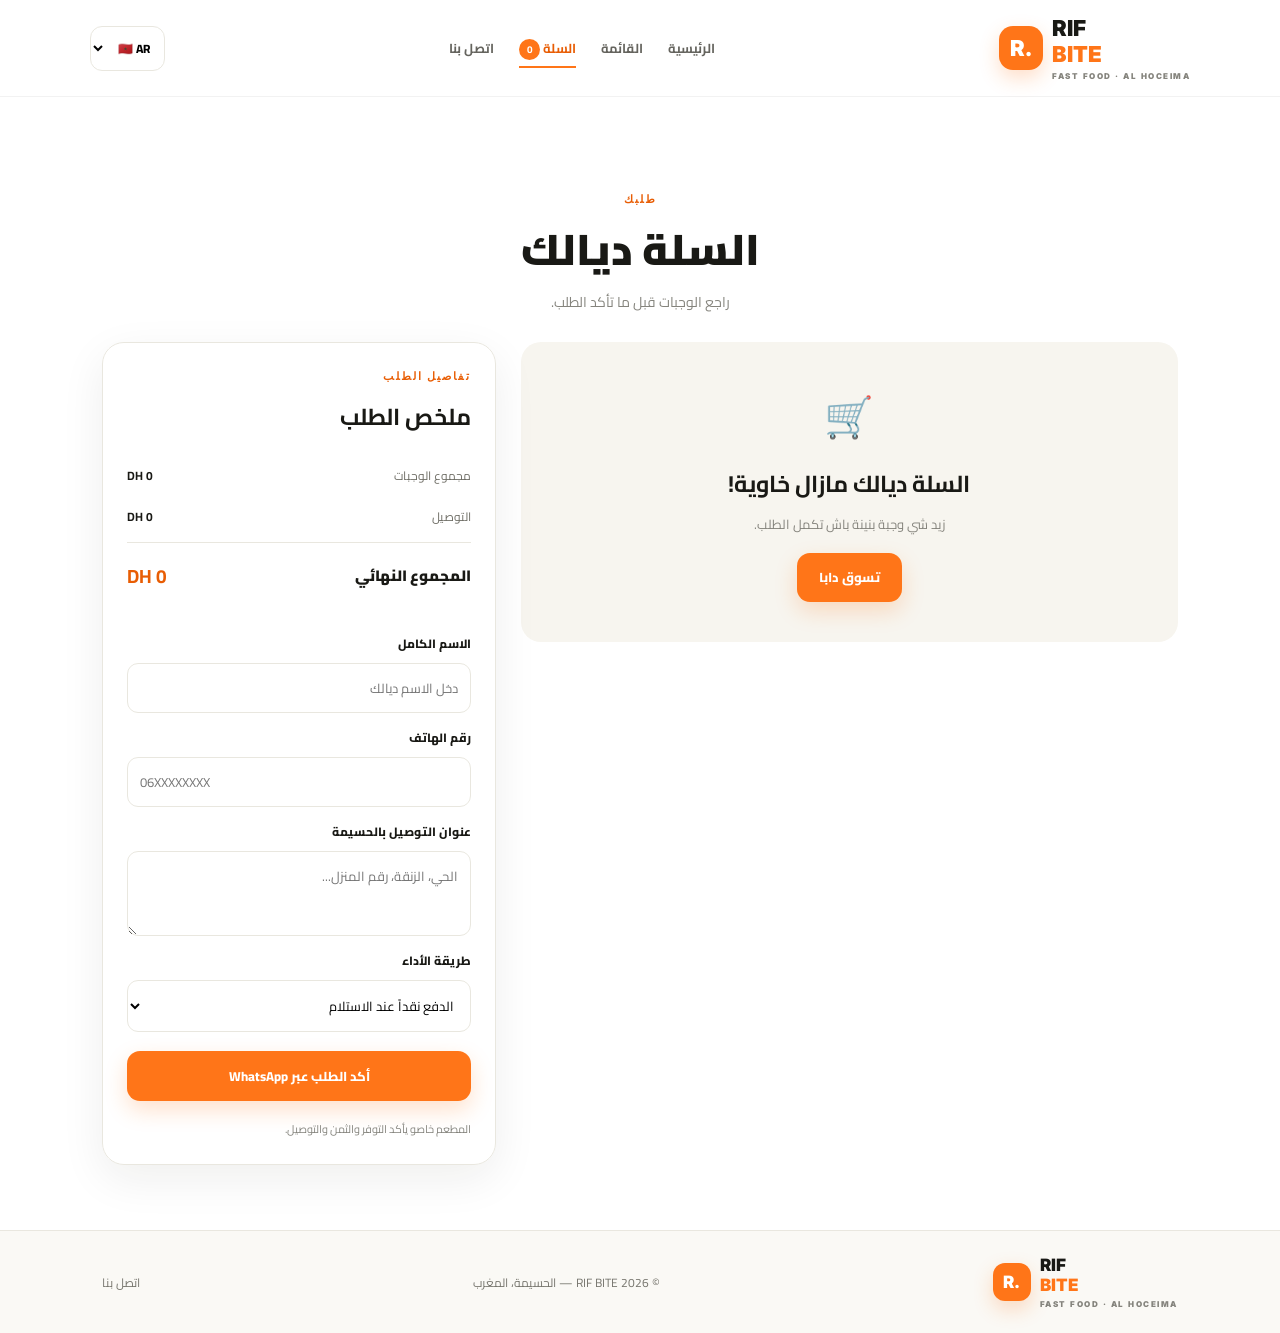
<file: public/cart.html>
<!DOCTYPE html>
<html lang="ar" dir="rtl">

<head>
  <meta charset="UTF-8">
  <meta name="viewport" content="width=device-width, initial-scale=1.0">

  <title>Cart | RIF BITE</title>

  <link rel="stylesheet" href="./css/style.css">

  <script src="i18n.js" defer></script>
  <script src="script.js" defer></script>
</head>

<body>

  <!-- HEADER -->
  <header class="site-header">

    <a class="brand" href="index.html">
      <span class="brand-icon">R.</span>
      <span>
        RIF<span class="orange">BITE</span>
        <small>FAST FOOD · AL HOCEIMA</small>
      </span>
    </a>

    <nav class="main-nav">

      <a href="index.html"
         data-ar="الرئيسية"
         data-fr="Accueil"
         data-en="Home"
         data-es="Inicio"
         data-de="Startseite"
         data-nl="Home">
        الرئيسية
      </a>

      <a href="menu.html"
         data-ar="القائمة"
         data-fr="Menu"
         data-en="Menu"
         data-es="Menú"
         data-de="Speisekarte"
         data-nl="Menu">
        القائمة
      </a>

      <a class="active" href="cart.html">
        <span
          data-ar="السلة"
          data-fr="Panier"
          data-en="Cart"
          data-es="Carrito"
          data-de="Warenkorb"
          data-nl="Winkelwagen">
          السلة
        </span>
        <b class="cart-count">0</b>
      </a>

      <a href="contact.html"
         data-ar="اتصل بنا"
         data-fr="Contact"
         data-en="Contact"
         data-es="Contacto"
         data-de="Kontakt"
         data-nl="Contact">
        اتصل بنا
      </a>

    </nav>

    <select id="languageSwitcher"
            class="language-switcher"
            aria-label="Choose language">
      <option value="ar">🇲🇦 AR</option>
      <option value="fr">🇫🇷 FR</option>
      <option value="en">🇬🇧 EN</option>
      <option value="es">🇪🇸 ES</option>
      <option value="de">🇩🇪 DE</option>
      <option value="nl">🇳🇱 NL</option>
    </select>

  </header>


  <!-- MAIN -->
  <main class="page-main">

    <!-- PAGE HERO -->
    <section class="page-hero compact-hero">

      <p class="eyebrow"
         data-ar="طلبك"
         data-fr="VOTRE COMMANDE"
         data-en="YOUR ORDER"
         data-es="TU PEDIDO"
         data-de="DEINE BESTELLUNG"
         data-nl="JOUW BESTELLING">
        YOUR ORDER
      </p>

      <h1
        data-ar="السلة ديالك"
        data-fr="Votre panier"
        data-en="Your cart"
        data-es="Tu carrito"
        data-de="Dein Warenkorb"
        data-nl="Jouw winkelwagen">
        السلة ديالك
      </h1>

      <p
        data-ar="راجع الوجبات قبل ما تأكد الطلب."
        data-fr="Vérifiez vos plats avant de confirmer la commande."
        data-en="Review your meals before confirming your order."
        data-es="Revisa tus platos antes de confirmar el pedido."
        data-de="Überprüfe deine Gerichte, bevor du bestellst."
        data-nl="Controleer je maaltijden voordat je de bestelling bevestigt.">
        راجع الوجبات قبل ما تأكد الطلب.
      </p>

    </section>


    <!-- CHECKOUT LAYOUT -->
    <section class="checkout-layout">

      <!-- CART ITEMS -->
      <div class="cart-panel">

        <!-- script.js will render cart items here -->
        <div id="cartItems" class="cart-items"></div>

        <div id="emptyCart" class="empty-state" hidden>

          <span class="empty-icon">🛒</span>

          <h2
            data-ar="السلة ديالك مازال خاوية!"
            data-fr="Votre panier est encore vide !"
            data-en="Your cart is still empty!"
            data-es="¡Tu carrito está vacío!"
            data-de="Dein Warenkorb ist noch leer!"
            data-nl="Je winkelwagen is nog leeg!">
            السلة ديالك مازال خاوية!
          </h2>

          <p
            data-ar="زيد شي وجبة بنينة باش تكمل الطلب."
            data-fr="Ajoutez un délicieux plat pour continuer."
            data-en="Add something delicious to continue."
            data-es="Añade algo delicioso para continuar."
            data-de="Füge etwas Leckeres hinzu, um fortzufahren."
            data-nl="Voeg iets lekkers toe om verder te gaan.">
            زيد شي وجبة بنينة باش تكمل الطلب.
          </p>

          <a href="menu.html"
             class="btn btn-primary"
             data-ar="تسوق دابا"
             data-fr="Voir le menu"
             data-en="Browse menu"
             data-es="Ver menú"
             data-de="Menü ansehen"
             data-nl="Bekijk menu">
            تسوق دابا
          </a>

        </div>

      </div>


      <!-- ORDER SUMMARY -->
      <aside class="summary-card">

        <p class="eyebrow"
           data-ar="تفاصيل الطلب"
           data-fr="DÉTAILS DE LA COMMANDE"
           data-en="ORDER DETAILS"
           data-es="DETALLES DEL PEDIDO"
           data-de="BESTELLDETAILS"
           data-nl="BESTELLINGSDETAILS">
          ORDER DETAILS
        </p>

        <h2
          data-ar="ملخص الطلب"
          data-fr="Récapitulatif"
          data-en="Order summary"
          data-es="Resumen del pedido"
          data-de="Bestellübersicht"
          data-nl="Bestellingsoverzicht">
          ملخص الطلب
        </h2>

        <div class="summary-row">
          <span
            data-ar="مجموع الوجبات"
            data-fr="Sous-total"
            data-en="Subtotal"
            data-es="Subtotal"
            data-de="Zwischensumme"
            data-nl="Subtotaal">
            مجموع الوجبات
          </span>
          <strong id="subtotal">0 DH</strong>
        </div>

        <div class="summary-row">
          <span
            data-ar="التوصيل"
            data-fr="Livraison"
            data-en="Delivery"
            data-es="Entrega"
            data-de="Lieferung"
            data-nl="Bezorging">
            التوصيل
          </span>
          <strong id="delivery">15 DH</strong>
        </div>

        <div class="summary-row summary-total">
          <span
            data-ar="المجموع النهائي"
            data-fr="Total à payer"
            data-en="Grand total"
            data-es="Total"
            data-de="Gesamtsumme"
            data-nl="Totaal">
            المجموع النهائي
          </span>
          <strong id="total">0 DH</strong>
        </div>


        <!-- CUSTOMER FORM -->
        <form id="checkoutForm" class="checkout-form">

          <label for="customerName"
                 data-ar="الاسم الكامل"
                 data-fr="Nom complet"
                 data-en="Full name"
                 data-es="Nombre completo"
                 data-de="Vollständiger Name"
                 data-nl="Volledige naam">
            الاسم الكامل
          </label>

          <input
            id="customerName"
            name="customerName"
            type="text"
            autocomplete="name"
            required
            data-ar-placeholder="دخل الاسم ديالك"
            data-fr-placeholder="Entrez votre nom"
            data-en-placeholder="Enter your name"
            data-es-placeholder="Introduce tu nombre"
            data-de-placeholder="Gib deinen Namen ein"
            data-nl-placeholder="Vul je naam in"
            placeholder="دخل الاسم ديالك">


          <label for="customerPhone"
                 data-ar="رقم الهاتف"
                 data-fr="Numéro de téléphone"
                 data-en="Phone number"
                 data-es="Número de teléfono"
                 data-de="Telefonnummer"
                 data-nl="Telefoonnummer">
            رقم الهاتف
          </label>

          <input
            id="customerPhone"
            name="customerPhone"
            type="tel"
            autocomplete="tel"
            required
            pattern="(\+212|0)[0-9]{9}"
            title="Enter a valid Moroccan phone number"
            data-ar-placeholder="06XXXXXXXX"
            data-fr-placeholder="06XXXXXXXX"
            data-en-placeholder="06XXXXXXXX"
            data-es-placeholder="06XXXXXXXX"
            data-de-placeholder="06XXXXXXXX"
            data-nl-placeholder="06XXXXXXXX"
            placeholder="06XXXXXXXX">


          <label for="customerAddress"
                 data-ar="عنوان التوصيل بالحسيمة"
                 data-fr="Adresse de livraison à Al Hoceïma"
                 data-en="Delivery address in Al Hoceima"
                 data-es="Dirección de entrega en Alhucemas"
                 data-de="Lieferadresse in Al Hoceima"
                 data-nl="Bezorgadres in Al Hoceima">
            عنوان التوصيل بالحسيمة
          </label>

          <textarea
            id="customerAddress"
            name="customerAddress"
            autocomplete="street-address"
            required
            data-ar-placeholder="الحي، الزنقة، رقم المنزل..."
            data-fr-placeholder="Quartier, rue, numéro..."
            data-en-placeholder="Neighborhood, street, house number..."
            data-es-placeholder="Barrio, calle, número..."
            data-de-placeholder="Viertel, Straße, Hausnummer..."
            data-nl-placeholder="Wijk, straat, huisnummer..."
            placeholder="الحي، الزنقة، رقم المنزل..."></textarea>


          <label for="paymentMethod"
                 data-ar="طريقة الأداء"
                 data-fr="Mode de paiement"
                 data-en="Payment method"
                 data-es="Método de pago"
                 data-de="Zahlungsmethode"
                 data-nl="Betaalmethode">
            طريقة الأداء
          </label>

          <select id="paymentMethod" name="paymentMethod">

            <option
              value="cash"
              data-ar="الدفع نقداً عند الاستلام"
              data-fr="Paiement en espèces à la livraison"
              data-en="Cash on delivery"
              data-es="Pago en efectivo a la entrega"
              data-de="Barzahlung bei Lieferung"
              data-nl="Contant betalen bij levering">
              الدفع نقداً عند الاستلام
            </option>

          </select>


          <button
            type="submit"
            class="btn btn-primary full-btn"
            data-ar="أكد الطلب عبر WhatsApp"
            data-fr="Confirmer via WhatsApp"
            data-en="Confirm order via WhatsApp"
            data-es="Confirmar pedido por WhatsApp"
            data-de="Bestellung über WhatsApp bestätigen"
            data-nl="Bestelling bevestigen via WhatsApp">
            أكد الطلب عبر WhatsApp
          </button>

          <p class="form-note"
             data-ar="المطعم خاصو يأكد التوفر والثمن والتوصيل."
             data-fr="Le restaurant doit confirmer la disponibilité, le prix et la livraison."
             data-en="The restaurant must confirm availability, pricing, and delivery."
             data-es="El restaurante debe confirmar la disponibilidad, el precio y la entrega."
             data-de="Das Restaurant muss Verfügbarkeit, Preis und Lieferung bestätigen."
             data-nl="Het restaurant moet beschikbaarheid, prijs en bezorging bevestigen.">
            المطعم خاصو يأكد التوفر والثمن والتوصيل.
          </p>

        </form>

      </aside>

    </section>

  </main>


  <!-- FOOTER -->
  <footer class="site-footer">

    <a class="brand footer-brand" href="index.html">
      <span class="brand-icon">R.</span>
      <span>
        RIF<span class="orange">BITE</span>
        <small>FAST FOOD · AL HOCEIMA</small>
      </span>
    </a>

    <p
      data-ar="© 2026 RIF BITE — الحسيمة، المغرب"
      data-fr="© 2026 RIF BITE — Al Hoceïma, Maroc"
      data-en="© 2026 RIF BITE — Al Hoceima, Morocco"
      data-es="© 2026 RIF BITE — Alhucemas, Marruecos"
      data-de="© 2026 RIF BITE — Al Hoceima, Marokko"
      data-nl="© 2026 RIF BITE — Al Hoceima, Marokko">
      © 2026 RIF BITE — الحسيمة، المغرب
    </p>

    <a href="contact.html"
       data-ar="اتصل بنا"
       data-fr="Contact"
       data-en="Contact"
       data-es="Contacto"
       data-de="Kontakt"
       data-nl="Contact">
      اتصل بنا
    </a>

  </footer>

</body>
</html>
</file>
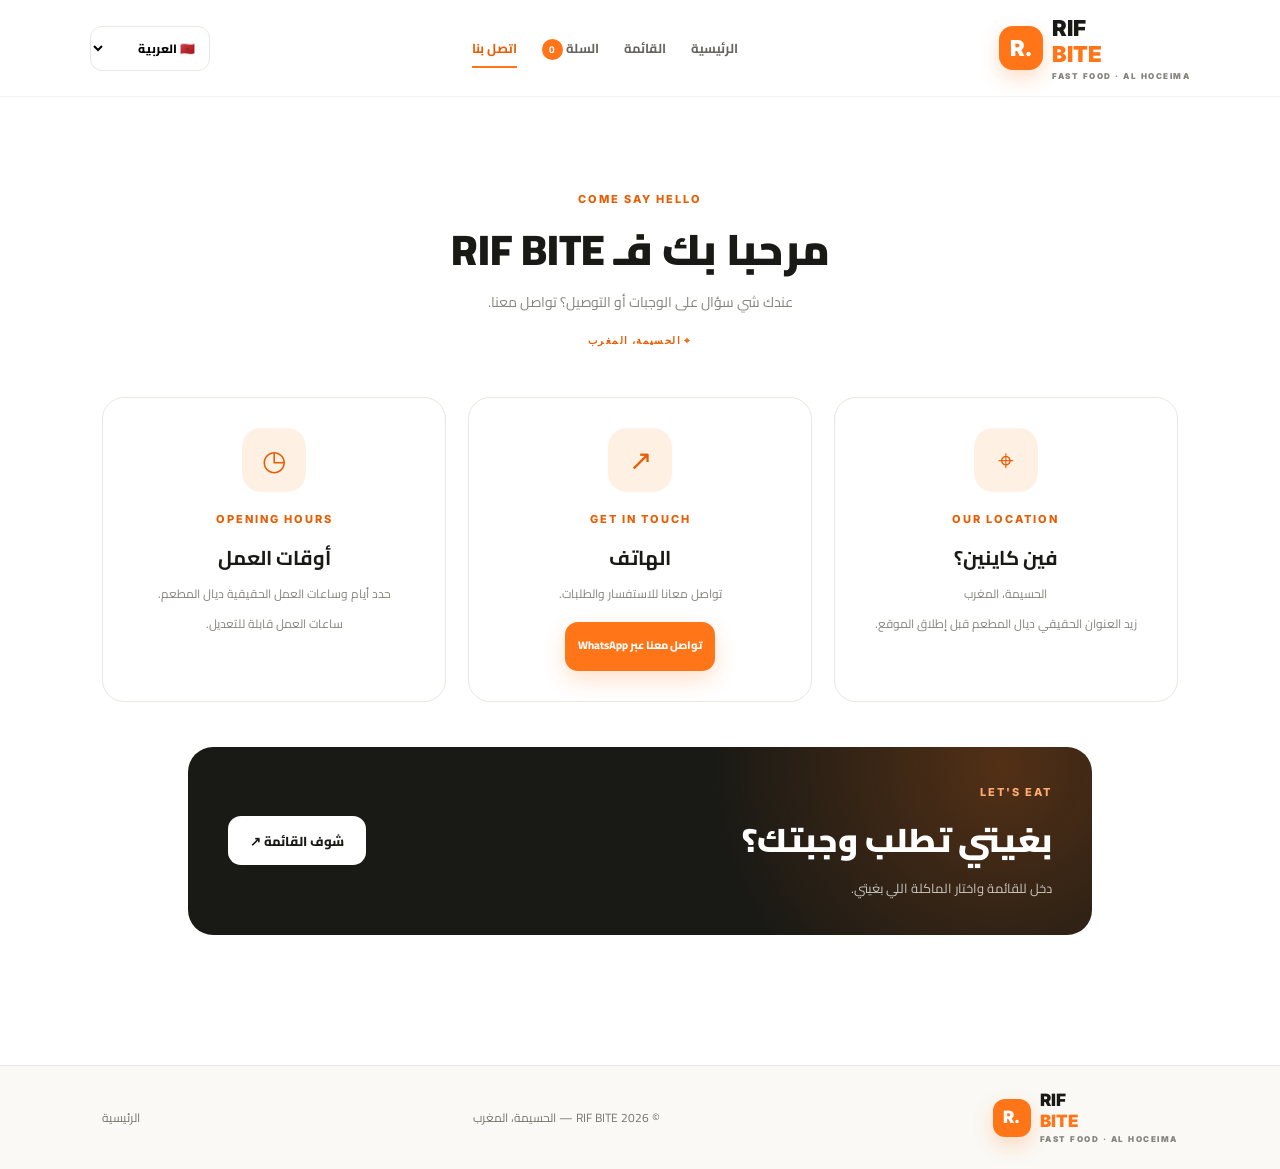
<file: public/contact.html>
<!DOCTYPE html>
<html lang="ar" dir="rtl">
<head>
  <meta charset="UTF-8">
  <meta name="viewport" content="width=device-width, initial-scale=1.0">
  <meta name="theme-color" content="#171714">
  <meta name="description" content="تواصل مع RIF BITE، مطعم الوجبات السريعة في الحسيمة، المغرب.">
  <title>Contact | RIF BITE</title>

  <link rel="stylesheet" href="./css/style.css">
  <script src="i18n.js" defer></script>
  <script src="script.js" defer></script>
</head>

<body>

  <!-- HEADER -->
  <header class="site-header">

    <a class="brand" href="index.html" aria-label="RIF BITE Home">
      <span class="brand-icon">R.</span>
      <span>RIF<span class="orange">BITE</span>
        <small>FAST FOOD · AL HOCEIMA</small>
      </span>
    </a>

    <nav class="main-nav">

      <a href="index.html"
         data-ar="الرئيسية"
         data-fr="Accueil"
         data-en="Home"
         data-es="Inicio"
         data-de="Startseite"
         data-nl="Home">الرئيسية</a>

      <a href="menu.html"
         data-ar="القائمة"
         data-fr="Menu"
         data-en="Menu"
         data-es="Menú"
         data-de="Speisekarte"
         data-nl="Menu">القائمة</a>

      <a href="cart.html">
        <span data-ar="السلة"
              data-fr="Panier"
              data-en="Cart"
              data-es="Carrito"
              data-de="Warenkorb"
              data-nl="Winkelwagen">السلة</span>
        <b class="cart-count">0</b>
      </a>

      <a class="active" href="contact.html"
         data-ar="اتصل بنا"
         data-fr="Contact"
         data-en="Contact"
         data-es="Contacto"
         data-de="Kontakt"
         data-nl="Contact">اتصل بنا</a>

    </nav>

    <select id="languageSwitcher" class="language-switcher"
            aria-label="Choose language">
      <option value="ar">🇲🇦 العربية</option>
      <option value="fr">🇫🇷 Français</option>
      <option value="en">🇬🇧 English</option>
      <option value="es">🇪🇸 Español</option>
      <option value="de">🇩🇪 Deutsch</option>
      <option value="nl">🇳🇱 Nederlands</option>
    </select>

  </header>

  <main class="page-main">

    <!-- PAGE HERO -->
    <section class="page-hero">

      <p class="eyebrow">COME SAY HELLO</p>

      <h1 data-ar="مرحبا بك فـ RIF BITE"
          data-fr="Bienvenue chez RIF BITE"
          data-en="Welcome to RIF BITE"
          data-es="Bienvenido a RIF BITE"
          data-de="Willkommen bei RIF BITE"
          data-nl="Welkom bij RIF BITE">
        مرحبا بك فـ RIF BITE
      </h1>

      <p data-ar="عندك شي سؤال على الوجبات أو التوصيل؟ تواصل معنا."
         data-fr="Une question sur nos plats ou la livraison ? Contactez-nous."
         data-en="Have a question about our meals or delivery? Contact us."
         data-es="¿Tienes preguntas sobre nuestros platos o la entrega? Contáctanos."
         data-de="Fragen zu unseren Gerichten oder zur Lieferung? Kontaktiere uns."
         data-nl="Vragen over onze maaltijden of bezorging? Neem contact met ons op.">
        عندك شي سؤال على الوجبات أو التوصيل؟ تواصل معنا.
      </p>

      <span class="page-location"
            data-ar="⌖ الحسيمة، المغرب"
            data-fr="⌖ AL HOCEIMA, MAROC"
            data-en="⌖ AL HOCEIMA, MOROCCO"
            data-es="⌖ ALHUCEMAS, MARRUECOS"
            data-de="⌖ AL HOCEIMA, MAROKKO"
            data-nl="⌖ AL HOCEIMA, MAROKKO">
        ⌖ الحسيمة، المغرب
      </span>

    </section>

    <!-- CONTACT CARDS -->
    <section class="contact-grid">

      <!-- LOCATION -->
      <article class="contact-card">

        <span class="contact-icon">⌖</span>
        <p class="eyebrow">OUR LOCATION</p>

        <h2 data-ar="فين كاينين؟"
            data-fr="Où sommes-nous ?"
            data-en="Where are we?"
            data-es="¿Dónde estamos?"
            data-de="Wo sind wir?"
            data-nl="Waar zijn we?">
          فين كاينين؟
        </h2>

        <p data-ar="الحسيمة، المغرب"
           data-fr="Al Hoceima, Maroc"
           data-en="Al Hoceima, Morocco"
           data-es="Alhucemas, Marruecos"
           data-de="Al Hoceima, Marokko"
           data-nl="Al Hoceima, Marokko">
          الحسيمة، المغرب
        </p>

        <p class="form-note"
           data-ar="زيد العنوان الحقيقي ديال المطعم قبل إطلاق الموقع."
           data-fr="Ajoutez l'adresse réelle du restaurant avant le lancement du site."
           data-en="Add the restaurant's real address before launching the website."
           data-es="Añade la dirección real del restaurante antes de publicar el sitio."
           data-de="Füge vor dem Start der Website die echte Restaurantadresse hinzu."
           data-nl="Voeg vóór de lancering het echte restaurantadres toe.">
          زيد العنوان الحقيقي ديال المطعم قبل إطلاق الموقع.
        </p>

      </article>

      <!-- PHONE / WHATSAPP -->
      <article class="contact-card">

        <span class="contact-icon">↗</span>
        <p class="eyebrow">GET IN TOUCH</p>

        <h2 data-ar="الهاتف"
            data-fr="Téléphone"
            data-en="Phone"
            data-es="Teléfono"
            data-de="Telefon"
            data-nl="Telefoon">
          الهاتف
        </h2>

        <p data-ar="تواصل معانا للاستفسار والطلبات."
           data-fr="Contactez-nous pour vos questions et commandes."
           data-en="Contact us with questions or to place an order."
           data-es="Contáctanos para consultas y pedidos."
           data-de="Kontaktiere uns bei Fragen oder für Bestellungen."
           data-nl="Neem contact met ons op voor vragen en bestellingen.">
          تواصل معانا للاستفسار والطلبات.
        </p>

        <a id="phoneLink"
           class="btn btn-primary contact-btn"
           href="https://wa.me/212600000000"
           target="_blank"
           rel="noopener noreferrer"
           data-ar="تواصل معنا عبر WhatsApp"
           data-fr="Contactez-nous sur WhatsApp"
           data-en="Contact us on WhatsApp"
           data-es="Contáctanos por WhatsApp"
           data-de="Kontaktiere uns über WhatsApp"
           data-nl="Contacteer ons via WhatsApp">
          تواصل معنا عبر WhatsApp
        </a>

      </article>

      <!-- OPENING HOURS -->
      <article class="contact-card">

        <span class="contact-icon">◷</span>
        <p class="eyebrow">OPENING HOURS</p>

        <h2 data-ar="أوقات العمل"
            data-fr="Horaires d'ouverture"
            data-en="Opening hours"
            data-es="Horario de apertura"
            data-de="Öffnungszeiten"
            data-nl="Openingstijden">
          أوقات العمل
        </h2>

        <p data-ar="حدد أيام وساعات العمل الحقيقية ديال المطعم."
           data-fr="Indiquez les jours et horaires réels du restaurant."
           data-en="Add the restaurant's actual opening days and hours."
           data-es="Indica los días y horarios reales del restaurante."
           data-de="Trage die tatsächlichen Öffnungstage und -zeiten ein."
           data-nl="Vermeld de echte openingsdagen en -uren van het restaurant.">
          حدد أيام وساعات العمل الحقيقية ديال المطعم.
        </p>

        <p class="form-note"
           data-ar="ساعات العمل قابلة للتعديل."
           data-fr="Les horaires peuvent être modifiés."
           data-en="Opening hours can be updated."
           data-es="El horario se puede actualizar."
           data-de="Die Öffnungszeiten können angepasst werden."
           data-nl="De openingstijden kunnen worden aangepast.">
          ساعات العمل قابلة للتعديل.
        </p>

      </article>

    </section>

    <!-- CALL TO ACTION -->
    <section class="wide-cta contact-cta">

      <div>

        <p class="eyebrow">LET'S EAT</p>

        <h2 data-ar="بغيتي تطلب وجبتك؟"
            data-fr="Envie de commander ?"
            data-en="Ready to order?"
            data-es="¿Quieres hacer un pedido?"
            data-de="Möchtest du bestellen?"
            data-nl="Klaar om te bestellen?">
          بغيتي تطلب وجبتك؟
        </h2>

        <p data-ar="دخل للقائمة واختار الماكلة اللي بغيتي."
           data-fr="Consultez le menu et choisissez votre plat préféré."
           data-en="Visit our menu and choose your favorite meal."
           data-es="Visita nuestro menú y elige tu plato favorito."
           data-de="Schau dir unsere Speisekarte an und wähle dein Lieblingsgericht."
           data-nl="Bekijk ons menu en kies je favoriete gerecht.">
          دخل للقائمة واختار الماكلة اللي بغيتي.
        </p>

      </div>

      <a href="menu.html" class="btn btn-light"
         data-ar="شوف القائمة ↗"
         data-fr="Voir le menu ↗"
         data-en="View menu ↗"
         data-es="Ver menú ↗"
         data-de="Speisekarte ansehen ↗"
         data-nl="Bekijk het menu ↗">
        شوف القائمة ↗
      </a>

    </section>

  </main>

  <!-- FOOTER -->
  <footer class="site-footer">

    <a class="brand footer-brand" href="index.html">
      <span class="brand-icon">R.</span>
      <span>RIF<span class="orange">BITE</span>
        <small>FAST FOOD · AL HOCEIMA</small>
      </span>
    </a>

    <p data-ar="© 2026 RIF BITE — الحسيمة، المغرب"
       data-fr="© 2026 RIF BITE — Al Hoceima, Maroc"
       data-en="© 2026 RIF BITE — Al Hoceima, Morocco"
       data-es="© 2026 RIF BITE — Alhucemas, Marruecos"
       data-de="© 2026 RIF BITE — Al Hoceima, Marokko"
       data-nl="© 2026 RIF BITE — Al Hoceima, Marokko">
      © 2026 RIF BITE — الحسيمة، المغرب
    </p>

    <a href="index.html"
       data-ar="الرئيسية"
       data-fr="Accueil"
       data-en="Home"
       data-es="Inicio"
       data-de="Startseite"
       data-nl="Home">
      الرئيسية
    </a>

  </footer>

</body>
</html>
</file>
<file: public/css/style.css>
@import url('https://fonts.googleapis.com/css2?family=Cairo:wght@400;500;600;700;800;900&family=Inter:wght@400;500;600;700;800;900&display=swap');

:root {
  --orange: #ff7518;
  --orange-dark: #e85d04;
  --ink: #191915;
  --muted: #85847d;
  --cream: #f7f5ef;
  --white: #fff;
  --line: #e9e7df;
  --radius: 22px;
  --shadow: 0 14px 45px rgba(30, 25, 15, .07);
  --shadow-hover: 0 24px 60px rgba(30, 25, 15, .13);
}

* {
  box-sizing: border-box;
  margin: 0;
  padding: 0;
}

html {
  scroll-behavior: smooth;
}

body {
  background: var(--white);
  color: var(--ink);
  font-family: 'Cairo', sans-serif;
  line-height: 1.75;
  overflow-x: hidden;
}

body, input, button, select, textarea {
  font-family: 'Cairo', sans-serif;
}

a {
  color: inherit;
  text-decoration: none;
}

button, select {
  cursor: pointer;
}

img {
  max-width: 100%;
}

.orange {
  color: var(--orange);
}

.eyebrow {
  color: var(--orange-dark);
  font-family: 'Inter', sans-serif;
  font-size: 11px;
  font-weight: 800;
  letter-spacing: 2px;
  margin-bottom: 10px;
}

/* HEADER */

.site-header {
  min-height: 86px;
  padding: 15px 7%;
  display: flex;
  align-items: center;
  justify-content: space-between;
  gap: 24px;
  position: sticky;
  top: 0;
  z-index: 100;
  background: rgba(255,255,255,.93);
  backdrop-filter: blur(18px);
  border-bottom: 1px solid rgba(0,0,0,.05);
}

.brand {
  display: flex;
  align-items: center;
  gap: 10px;
  font-family: 'Inter', sans-serif;
  font-size: 22px;
  line-height: 1.2;
  font-weight: 900;
  direction: ltr;
  white-space: nowrap;
}

.brand > span:last-child {
  display: flex;
  flex-direction: column;
}

.brand-icon {
  width: 44px;
  height: 44px;
  display: grid;
  place-items: center;
  color: white;
  background: var(--orange);
  border-radius: 14px;
  box-shadow: 0 8px 20px rgba(255,117,24,.24);
  transition: transform .3s, border-radius .3s;
}

.brand:hover .brand-icon {
  transform: rotate(-8deg) scale(1.08);
  border-radius: 50%;
}

.brand small {
  margin-top: 4px;
  font-size: 8px;
  letter-spacing: 1.5px;
  color: var(--muted);
}

.main-nav {
  display: flex;
  align-items: center;
  gap: 25px;
}

.main-nav a {
  position: relative;
  color: #65645e;
  font-size: 13px;
  font-weight: 700;
  white-space: nowrap;
  transition: color .25s, transform .25s;
}

.main-nav a:hover,
.main-nav a.active {
  color: var(--orange-dark);
}

.main-nav a:hover {
  transform: translateY(-2px);
}

.main-nav a::after {
  content: "";
  position: absolute;
  height: 2px;
  bottom: -8px;
  inset-inline-start: 0;
  width: 0;
  background: var(--orange);
  transition: width .25s ease;
}

.main-nav a:hover::after,
.main-nav a.active::after {
  width: 100%;
}

.cart-count {
  display: inline-grid;
  place-items: center;
  min-width: 21px;
  height: 21px;
  padding: 0 5px;
  border-radius: 20px;
  color: white;
  background: var(--orange);
  font-size: 10px;
}

.language-switcher {
  border: 1px solid var(--line);
  border-radius: 12px;
  padding: 9px 10px;
  background: white;
  font-weight: 800;
  font-size: 12px;
  outline: none;
  transition: border-color .25s, box-shadow .25s;
}

.language-switcher:hover,
.language-switcher:focus {
  border-color: var(--orange);
  box-shadow: 0 0 0 4px rgba(255,117,24,.1);
}

/* HERO */

.hero {
  min-height: 600px;
  padding: 65px 9% 72px;
  display: grid;
  grid-template-columns: 1fr .95fr;
  align-items: center;
  gap: 55px;
  background:
    radial-gradient(ellipse at 15% 15%, rgba(255,117,24,.10), transparent 35%),
    linear-gradient(125deg, #fbfaf6, #f5f1e8);
  overflow: hidden;
}

.hero-content {
  animation: slideIn .8s ease both;
}

.location-pill {
  display: inline-flex;
  align-items: center;
  gap: 10px;
  padding: 8px 13px;
  margin-bottom: 26px;
  border: 1px solid #e5e0d6;
  border-radius: 50px;
  background: rgba(255,255,255,.7);
  color: #54534c;
  font: 800 10px 'Inter', sans-serif;
  letter-spacing: 1.3px;
  transition: background .3s, transform .3s, border-color .3s;
}

.location-pill:hover {
  background: white;
  border-color: var(--orange);
  transform: translateY(-3px);
}

.location-dot {
  width: 8px;
  height: 8px;
  border-radius: 50%;
  background: var(--orange);
  box-shadow: 0 0 0 5px rgba(255,117,24,.13);
}

.hero h1 {
  max-width: 650px;
  font-size: clamp(42px, 5vw, 68px);
  font-weight: 900;
  line-height: 1.35;
  letter-spacing: -1.6px;
  margin: 15px 0;
}

.hero-description {
  max-width: 470px;
  margin-top: 15px;
  color: #737169;
  font-size: 15px;
  line-height: 2;
}

.hero-actions {
  display: flex;
  align-items: center;
  flex-wrap: wrap;
  gap: 13px;
  margin-top: 28px;
}

.btn {
  min-height: 49px;
  padding: 12px 21px;
  display: inline-flex;
  align-items: center;
  justify-content: center;
  gap: 13px;
  border: 1px solid transparent;
  border-radius: 13px;
  font-size: 13px;
  font-weight: 800;
  text-align: center;
  transition:
    transform .25s ease,
    background .25s ease,
    box-shadow .25s ease,
    border-color .25s ease;
}

.btn:hover {
  transform: translateY(-4px);
}

.btn:active {
  transform: translateY(-1px) scale(.98);
}

.btn-primary {
  color: white;
  background: var(--orange);
  box-shadow: 0 9px 22px rgba(255,117,24,.22);
}

.btn-primary:hover {
  background: var(--orange-dark);
  box-shadow: 0 14px 30px rgba(255,117,24,.3);
}

.btn-arrow {
  display: inline-block;
  transition: transform .25s;
}

.btn:hover .btn-arrow {
  transform: translate(-3px, -3px);
}

.btn-outline {
  background: transparent;
  border-color: #d8d5cb;
}

.btn-outline:hover {
  background: white;
  border-color: var(--orange);
}

.hero-features {
  display: flex;
  flex-wrap: wrap;
  gap: 22px;
  margin-top: 42px;
}

.hero-features > div {
  display: flex;
  align-items: center;
  gap: 9px;
}

.hero-features > div > span {
  display: grid;
  place-items: center;
  width: 36px;
  height: 36px;
  border-radius: 11px;
  background: white;
  color: var(--orange-dark);
  box-shadow: 0 4px 14px rgba(0,0,0,.04);
  transition: transform .25s, background .25s;
}

.hero-features > div:hover > span {
  transform: translateY(-4px) rotate(-5deg);
  background: #ffead7;
}

.hero-features p {
  font-size: 11px;
  font-weight: 800;
}

.hero-features small {
  display: block;
  color: var(--muted);
  font: 9px 'Inter', sans-serif;
}

/* HERO IMAGE */

.hero-visual {
  min-width: 0;
  position: relative;
  padding: 16px 10px 60px;
  animation: heroReveal .9s ease both;
}

.hero-glow {
  position: absolute;
  width: 85%;
  aspect-ratio: 1;
  top: 4%;
  left: 8%;
  background: rgba(255,117,24,.15);
  filter: blur(60px);
  border-radius: 50%;
  pointer-events: none;
}

.hero-image-wrap {
  position: relative;
  z-index: 1;
  padding: 9px;
  border-radius: 32px;
  background: rgba(255,255,255,.75);
  box-shadow: 0 28px 70px rgba(36,27,14,.13);
  transform: rotate(2deg);
  transition: transform .45s, box-shadow .45s;
}

.hero-image-wrap:hover {
  transform: rotate(0) scale(1.025);
  box-shadow: 0 35px 85px rgba(36,27,14,.19);
}

.hero-image {
  display: block;
  width: 100%;
  height: 365px;
  object-fit: cover;
  border-radius: 25px;
}

.hero-sticker {
  position: absolute;
  z-index: 2;
  top: 0;
  inset-inline-start: -10px;
  width: 86px;
  height: 86px;
  border-radius: 50%;
  background: var(--orange);
  color: white;
  display: flex;
  flex-direction: column;
  align-items: center;
  justify-content: center;
  box-shadow: 0 12px 25px rgba(255,117,24,.3);
  transform: rotate(-12deg);
  transition: transform .3s;
}

.hero-sticker:hover {
  transform: rotate(0) scale(1.1);
}

.hero-sticker span {
  font: 900 19px 'Inter', sans-serif;
}

.hero-sticker small {
  font: 800 8px 'Inter', sans-serif;
  text-align: center;
  line-height: 1.3;
}

.hero-caption {
  position: absolute;
  z-index: 3;
  bottom: 0;
  left: 0;
  right: 0;
  max-width: 390px;
  margin: auto;
  padding: 14px;
  display: flex;
  align-items: center;
  gap: 12px;
  border: 1px solid rgba(255,255,255,.8);
  border-radius: 18px;
  background: rgba(255,255,255,.95);
  box-shadow: var(--shadow);
  transition: transform .3s, box-shadow .3s;
}

.hero-caption:hover {
  transform: translateY(-5px);
  box-shadow: var(--shadow-hover);
}

.caption-icon {
  display: grid;
  place-items: center;
  width: 45px;
  height: 45px;
  background: #fff1e4;
  border-radius: 13px;
}

.hero-caption strong,
.hero-caption small {
  display: block;
}

.hero-caption strong {
  font: 800 10px 'Inter', sans-serif;
}

.hero-caption small {
  font-size: 10px;
  color: var(--muted);
}

.caption-price {
  margin-inline-start: auto;
  color: var(--orange-dark);
  font: 900 16px 'Inter', sans-serif;
}

.decor {
  position: absolute;
  color: var(--orange);
  font-size: 30px;
  pointer-events: none;
  animation: gentleFloat 4s ease-in-out infinite;
}

.decor-one {
  top: 15%;
  right: -10px;
}

.decor-two {
  bottom: 28%;
  left: -7px;
  animation-delay: -2s;
}

/* TRUST STRIP */

.trust-strip {
  display: flex;
  justify-content: center;
  align-items: center;
  flex-wrap: wrap;
  gap: 18px 55px;
  padding: 22px 7%;
  border-bottom: 1px solid var(--line);
}

.trust-strip > div {
  display: flex;
  align-items: center;
  gap: 9px;
  font-size: 12px;
  font-weight: 700;
  color: #55544d;
  transition: color .25s, transform .25s;
}

.trust-strip > div:hover {
  color: var(--orange-dark);
  transform: translateY(-3px);
}

.trust-strip > div span {
  font-size: 19px;
}

/* SECTIONS AND PRODUCTS */

.section,
.page-main {
  padding: 65px 8%;
}

.section-heading {
  display: flex;
  align-items: end;
  justify-content: space-between;
  gap: 20px;
  margin-bottom: 30px;
}

.section-heading h2,
.page-hero h1 {
  font-size: clamp(28px, 3.5vw, 43px);
  line-height: 1.4;
  font-weight: 900;
}

.section-heading > div > p:last-child {
  color: var(--muted);
  font-size: 13px;
  margin-top: 7px;
}

.text-link {
  color: var(--orange-dark);
  font-size: 12px;
  font-weight: 800;
  white-space: nowrap;
  transition: gap .25s, color .25s;
}

.text-link:hover {
  color: var(--ink);
}

.products-grid {
  display: grid;
  grid-template-columns: repeat(3, minmax(0, 1fr));
  gap: 24px;
}

.product-card {
  min-width: 0;
  overflow: hidden;
  background: white;
  border: 1px solid var(--line);
  border-radius: var(--radius);
  transition: transform .3s, box-shadow .3s, border-color .3s;
  animation: cardAppear .55s ease both;
}

.product-card:hover {
  transform: translateY(-8px);
  border-color: #ffd1b0;
  box-shadow: var(--shadow-hover);
}

.product-image {
  position: relative;
  aspect-ratio: 4 / 3;
  overflow: hidden;
  background: var(--cream);
}

.product-image img {
  display: block;
  width: 100%;
  height: 100%;
  object-fit: cover;
  transition: transform .5s cubic-bezier(.2,.7,.2,1);
}

.product-card:hover .product-image img {
  transform: scale(1.09);
}

.product-info {
  padding: 20px;
}

.product-info h3 {
  font-size: 17px;
  font-weight: 900;
  transition: color .25s;
}

.product-card:hover h3 {
  color: var(--orange-dark);
}

.product-info p {
  min-height: 46px;
  margin-top: 5px;
  color: var(--muted);
  font-size: 12px;
  line-height: 1.9;
}

.product-bottom {
  margin-top: 16px;
  display: flex;
  justify-content: space-between;
  align-items: center;
  gap: 10px;
}

.price {
  color: var(--orange-dark);
  font: 900 17px 'Inter', sans-serif;
  white-space: nowrap;
}

.add-btn {
  padding: 10px 13px;
  border: 0;
  border-radius: 11px;
  color: white;
  background: var(--ink);
  font-size: 11px;
  font-weight: 800;
  transition: background .25s, transform .25s, box-shadow .25s;
}

.add-btn:hover {
  background: var(--orange);
  transform: translateY(-3px);
  box-shadow: 0 8px 18px rgba(255,117,24,.22);
}

.add-btn:active {
  transform: scale(.96);
}

/* CTA */

.wide-cta {
  margin: 5px 8% 65px;
  padding: 36px 40px;
  display: flex;
  justify-content: space-between;
  align-items: center;
  gap: 25px;
  border-radius: 25px;
  color: white;
  background:
    radial-gradient(circle at 90% 10%, rgba(255,117,24,.25), transparent 35%),
    #191915;
}

.wide-cta .eyebrow {
  color: #ffab71;
}

.wide-cta h2 {
  font-size: clamp(22px, 3vw, 33px);
  font-weight: 900;
}

.wide-cta p:not(.eyebrow) {
  color: #c9c7bf;
  font-size: 13px;
  margin-top: 7px;
}

.btn-light {
  color: var(--ink);
  background: white;
  white-space: nowrap;
}

.btn-light:hover {
  background: #ffe5d2;
}

/* INNER PAGE HERO */

.page-main {
  min-height: 65vh;
}

.page-hero {
  text-align: center;
  padding: 28px 0 45px;
}

.page-hero h1 {
  margin: 10px 0;
}

.page-hero > p:not(.eyebrow) {
  color: var(--muted);
  font-size: 14px;
}

.page-location {
  display: inline-block;
  margin-top: 20px;
  color: var(--orange-dark);
  font: 800 10px 'Inter', sans-serif;
  letter-spacing: 1.4px;
}

.compact-hero {
  padding-bottom: 28px;
}

/* MENU TOOLBAR */

.menu-section {
  padding-bottom: 25px;
}

.menu-toolbar {
  display: flex;
  gap: 14px;
  margin-bottom: 28px;
}

.search-box {
  flex: 1;
  min-width: 0;
  display: flex;
  align-items: center;
  gap: 10px;
  padding: 0 15px;
  border: 1px solid var(--line);
  border-radius: 13px;
  transition: border-color .25s, box-shadow .25s;
}

.search-box:focus-within {
  border-color: var(--orange);
  box-shadow: 0 0 0 4px rgba(255,117,24,.08);
}

.search-box > span {
  color: var(--orange);
  font-size: 25px;
}

.search-box input {
  width: 100%;
  min-width: 0;
  padding: 13px 0;
  border: 0;
  outline: 0;
  background: transparent;
}

.category-select {
  min-width: 175px;
  padding: 12px;
  border: 1px solid var(--line);
  border-radius: 13px;
  outline: 0;
  background: white;
  transition: border-color .25s, box-shadow .25s;
}

.category-select:hover,
.category-select:focus {
  border-color: var(--orange);
  box-shadow: 0 0 0 4px rgba(255,117,24,.08);
}

.empty-message,
.empty-state {
  padding: 40px 20px;
  border-radius: 20px;
  background: var(--cream);
  text-align: center;
}

.empty-message {
  margin-top: 20px;
}

/* CART */

.checkout-layout {
  display: grid;
  grid-template-columns: minmax(0, 1.25fr) minmax(290px, .75fr);
  gap: 25px;
  align-items: start;
}

.cart-items {
  display: grid;
  gap: 14px;
}

.cart-item {
  display: grid;
  grid-template-columns: 105px minmax(0, 1fr);
  gap: 16px;
  align-items: center;
  padding: 15px;
  border: 1px solid var(--line);
  border-radius: 18px;
  transition: box-shadow .25s, border-color .25s, transform .25s;
}

.cart-item:hover {
  border-color: #ffd1b0;
  box-shadow: var(--shadow);
  transform: translateY(-2px);
}

.cart-item img {
  display: block;
  width: 105px;
  height: 105px;
  object-fit: cover;
  border-radius: 13px;
}

.cart-item-details {
  min-width: 0;
}

.cart-item h3 {
  font-size: 15px;
  font-weight: 900;
}

.cart-item-controls {
  display: flex;
  align-items: center;
  flex-wrap: wrap;
  gap: 8px;
  margin-top: 10px;
}

.quantity-btn,
.remove-btn {
  min-width: 31px;
  min-height: 31px;
  padding: 3px 8px;
  border: 1px solid var(--line);
  border-radius: 9px;
  background: white;
  transition: background .2s, border-color .2s;
}

.quantity-btn:hover {
  border-color: var(--orange);
  background: #fff0e4;
}

.remove-btn {
  color: #c53030;
  font-size: 11px;
}

.remove-btn:hover {
  border-color: #efb1b1;
  background: #fff0f0;
}

.summary-card {
  position: sticky;
  top: 105px;
  padding: 24px;
  border: 1px solid var(--line);
  border-radius: 22px;
  box-shadow: var(--shadow);
}

.summary-card h2 {
  margin-bottom: 18px;
  font-size: 23px;
}

.summary-row {
  display: flex;
  align-items: center;
  justify-content: space-between;
  gap: 12px;
  padding: 10px 0;
  color: #6e6d65;
  font-size: 12px;
}

.summary-row strong {
  color: var(--ink);
  white-space: nowrap;
}

.summary-total {
  margin-top: 5px;
  padding: 17px 0;
  border-top: 1px solid var(--line);
  color: var(--ink);
  font-size: 15px;
  font-weight: 900;
}

.summary-total strong {
  color: var(--orange-dark);
  font-size: 19px;
}

.checkout-form {
  display: grid;
  gap: 9px;
  margin-top: 18px;
}

.checkout-form label {
  margin-top: 5px;
  font-size: 12px;
  font-weight: 800;
}

.checkout-form input,
.checkout-form textarea,
.checkout-form select {
  width: 100%;
  padding: 12px;
  border: 1px solid var(--line);
  border-radius: 11px;
  outline: none;
  background: white;
  font-size: 13px;
  transition: border-color .25s, box-shadow .25s;
}

.checkout-form input:focus,
.checkout-form textarea:focus,
.checkout-form select:focus {
  border-color: var(--orange);
  box-shadow: 0 0 0 4px rgba(255,117,24,.08);
}

.checkout-form textarea {
  min-height: 85px;
  resize: vertical;
}

.full-btn {
  width: 100%;
  margin-top: 10px;
}

.form-note {
  margin-top: 9px;
  color: var(--muted);
  font-size: 11px;
  line-height: 1.9;
}

.empty-icon {
  display: block;
  margin-bottom: 12px;
  font-size: 40px;
}

.empty-state h2 {
  font-size: 23px;
}

.empty-state p {
  margin: 8px 0 18px;
  color: var(--muted);
  font-size: 13px;
}

/* CONTACT */

.contact-grid {
  display: grid;
  grid-template-columns: repeat(3, minmax(0, 1fr));
  gap: 22px;
}

.contact-card {
  min-width: 0;
  padding: 30px 22px;
  border: 1px solid var(--line);
  border-radius: 22px;
  text-align: center;
  background: white;
  transition: transform .3s, box-shadow .3s, border-color .3s;
}

.contact-card:hover {
  transform: translateY(-7px);
  border-color: #ffd1b0;
  box-shadow: var(--shadow-hover);
}

.contact-icon {
  display: grid;
  place-items: center;
  width: 64px;
  height: 64px;
  margin: 0 auto 18px;
  border-radius: 19px;
  background: #fff0e4;
  color: var(--orange-dark);
  font-size: 28px;
  transition: transform .3s, border-radius .3s;
}

.contact-card:hover .contact-icon {
  transform: rotate(-7deg) scale(1.08);
  border-radius: 50%;
}

.contact-card h2 {
  margin: 8px 0;
  font-size: 20px;
}

.contact-card > p:not(.eyebrow) {
  color: var(--muted);
  font-size: 12px;
}

.contact-btn {
  margin-top: 18px;
  padding-inline: 12px;
  font-size: 11px;
}

.contact-cta {
  margin-top: 45px;
}

/* FOOTER */

.site-footer {
  min-height: 100px;
  padding: 24px 8%;
  display: flex;
  justify-content: space-between;
  align-items: center;
  flex-wrap: wrap;
  gap: 18px;
  background: #faf9f5;
  border-top: 1px solid var(--line);
}

.footer-brand {
  font-size: 17px;
}

.footer-brand .brand-icon {
  width: 38px;
  height: 38px;
  border-radius: 12px;
}

.site-footer > p,
.site-footer > a:not(.brand) {
  color: #77766e;
  font-size: 12px;
}

.site-footer > a:not(.brand) {
  transition: color .2s;
}

.site-footer > a:not(.brand):hover {
  color: var(--orange-dark);
}

/* LANGUAGE DIRECTION */

html[dir="ltr"] body {
  font-family: 'Inter', sans-serif;
}

html[dir="ltr"] body,
html[dir="ltr"] input,
html[dir="ltr"] button,
html[dir="ltr"] select,
html[dir="ltr"] textarea {
  font-family: 'Inter', sans-serif;
}

html[dir="ltr"] .hero h1,
html[dir="ltr"] .hero-description,
html[dir="ltr"] .hero-content {
  text-align: left;
}

html[dir="ltr"] .hero-image-wrap {
  transform: rotate(-2deg);
}

html[dir="ltr"] .hero-image-wrap:hover {
  transform: rotate(0) scale(1.025);
}

html[dir="ltr"] .hero-caption {
  left: 0;
  right: 0;
}

html[dir="ltr"] .hero-sticker {
  inset-inline-start: auto;
  right: -10px;
}

html[dir="ltr"] .hero-actions,
html[dir="ltr"] .hero-features {
  justify-content: flex-start;
}

html[dir="ltr"] .hero-features > div {
  text-align: left;
}

html[dir="ltr"] .hero-features small {
  font-family: 'Inter', sans-serif;
}

html[dir="ltr"] .product-bottom,
html[dir="ltr"] .summary-row {
  direction: ltr;
}

/* ANIMATIONS */

@keyframes slideIn {
  from { opacity: 0; transform: translateY(22px); }
  to { opacity: 1; transform: translateY(0); }
}

@keyframes heroReveal {
  from { opacity: 0; transform: translateY(18px) scale(.98); }
  to { opacity: 1; transform: translateY(0) scale(1); }
}

@keyframes gentleFloat {
  0%, 100% { transform: translateY(0) rotate(0); }
  50% { transform: translateY(-12px) rotate(12deg); }
}

@keyframes cardAppear {
  from { opacity: 0; transform: translateY(14px); }
  to { opacity: 1; transform: translateY(0); }
}

/* RESPONSIVE */

@media (max-width: 1000px) {
  .site-header {
    padding-inline: 4%;
    gap: 14px;
  }

  .main-nav {
    gap: 15px;
  }

  .hero {
    padding-inline: 6%;
    gap: 30px;
  }

  .section,
  .page-main {
    padding-inline: 5%;
  }

  .products-grid {
    gap: 16px;
  }
}

@media (max-width: 800px) {
  .site-header {
    position: relative;
    flex-wrap: wrap;
    justify-content: space-between;
    padding-block: 14px;
  }

  .main-nav {
    order: 3;
    width: 100%;
    justify-content: center;
    flex-wrap: wrap;
    gap: 12px 20px;
    padding-top: 8px;
  }

  .main-nav a {
    font-size: 12px;
  }

  .hero {
    grid-template-columns: 1fr;
    padding: 43px 6% 58px;
    gap: 28px;
  }

  .hero-content {
    max-width: 620px;
  }

  .hero-visual {
    width: min(100%, 560px);
    margin-inline: auto;
  }

  .hero-image {
    height: auto;
    aspect-ratio: 4 / 3;
  }

  .trust-strip {
    gap: 16px 25px;
  }

  .products-grid {
    grid-template-columns: repeat(2, minmax(0, 1fr));
  }

  .checkout-layout {
    grid-template-columns: 1fr;
  }

  .summary-card {
    position: static;
  }

  .contact-grid {
    grid-template-columns: 1fr;
  }

  .contact-card {
    padding: 25px;
  }
}

@media (max-width: 520px) {
  .brand {
    font-size: 18px;
  }

  .brand-icon {
    width: 38px;
    height: 38px;
  }

  .brand small {
    font-size: 7px;
  }

  .language-switcher {
    padding: 7px;
    font-size: 11px;
  }

  .hero {
    padding: 32px 5% 48px;
  }

  .hero h1 {
    font-size: clamp(37px, 10vw, 48px);
  }

  .hero-description {
    font-size: 13px;
  }

  .hero-features {
    gap: 15px;
  }

  .hero-features p {
    font-size: 10px;
  }

  .hero-image {
    border-radius: 18px;
  }

  .hero-caption {
    gap: 8px;
    padding: 10px;
  }

  .caption-icon {
    width: 36px;
    height: 36px;
  }

  .caption-price {
    font-size: 13px;
  }

  .trust-strip {
    display: grid;
    grid-template-columns: repeat(2, minmax(0, 1fr));
    padding-inline: 5%;
  }

  .section,
  .page-main {
    padding: 40px 5%;
  }

  .section-heading {
    align-items: flex-start;
    flex-direction: column;
  }

  .products-grid {
    grid-template-columns: 1fr;
    gap: 18px;
  }

  .product-info {
    padding: 17px;
  }

  .product-image {
    aspect-ratio: 4 / 3;
  }

  .menu-toolbar {
    flex-direction: column;
  }

  .category-select {
    width: 100%;
  }

  .wide-cta {
    margin: 0 5% 40px;
    padding: 25px 20px;
    flex-direction: column;
    align-items: stretch;
  }

  .cart-item {
    grid-template-columns: 76px minmax(0, 1fr);
    padding: 10px;
    gap: 11px;
  }

  .cart-item img {
    width: 76px;
    height: 76px;
  }

  .cart-item h3 {
    font-size: 13px;
  }

  .cart-item-controls {
    gap: 5px;
  }

  .site-footer {
    justify-content: center;
    text-align: center;
  }
}

@media (prefers-reduced-motion: reduce) {
  *,
  *::before,
  *::after {
    animation-duration: .01ms !important;
    animation-iteration-count: 1 !important;
    scroll-behavior: auto !important;
    transition-duration: .01ms !important;
  }
}




.rif-toast {
  position: fixed;
  z-index: 999;
  bottom: 24px;
  inset-inline-end: 24px;
  max-width: calc(100% - 48px);
  padding: 14px 20px;
  color: white;
  background: #191915;
  border: 1px solid rgba(255,255,255,.12);
  border-inline-start: 4px solid var(--orange);
  border-radius: 13px;
  box-shadow: 0 15px 40px rgba(0,0,0,.18);
  font-size: 13px;
  font-weight: 700;
  opacity: 0;
  transform: translateY(15px);
  pointer-events: none;
  transition: opacity .25s, transform .25s;
}

.rif-toast.show {
  opacity: 1;
  transform: translateY(0);
}




/* RIF BITE — compact professional logo */
.brand {
  display: inline-flex;
  align-items: center;
  flex-direction: row;
  gap: 9px;
  text-decoration: none;
  white-space: nowrap;
  flex-shrink: 0;
}

.brand-mark {
  display: inline-flex;
  align-items: center;
  justify-content: center;
  width: 32px;
  height: 32px;
  border-radius: 9px;
  background: #f47721;
  color: #fff;
  font-size: 17px;
  font-weight: 800;
  line-height: 1;
}

.brand-name {
  color: #24211f;
  font-size: 18px;
  font-weight: 800;
  letter-spacing: 0.7px;
  line-height: 1;
}

@media (max-width: 480px) {
  .brand {
    gap: 6px;
  }

  .brand-mark {
    width: 28px;
    height: 28px;
    font-size: 15px;
  }

  .brand-name {
    font-size: 15px;
    letter-spacing: 0.4px;
  }
}
</file>
